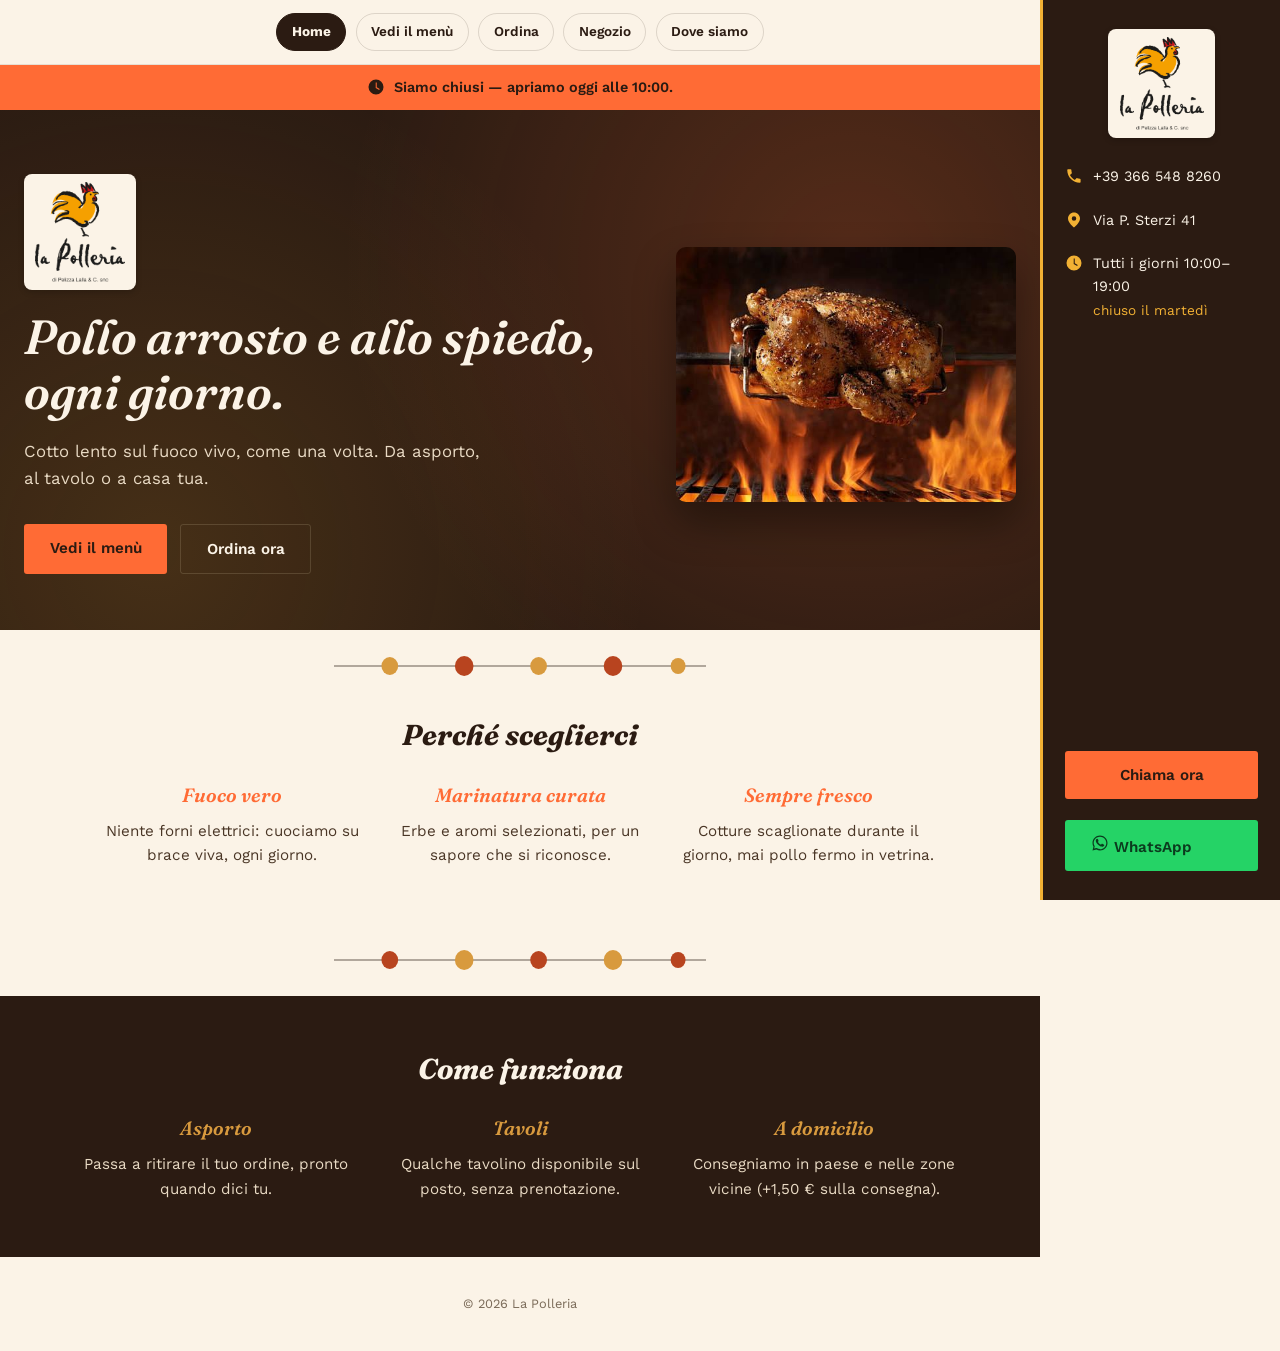
<file: index.html>
<!DOCTYPE html>
<html lang="it">
<head>
  <meta charset="UTF-8">
  <meta name="viewport" content="width=device-width, initial-scale=1.0">
  <title>La Polleria — Pollo arrosto e allo spiedo</title>
  <link rel="icon" href="images/logo.png">

  <meta property="og:title" content="La Polleria — Pollo arrosto e allo spiedo">
  <meta property="og:description" content="Pollo arrosto e allo spiedo cotto sul fuoco vivo. Asporto, tavoli senza prenotazione e consegna a domicilio. Via P. Sterzi 41.">
  <meta property="og:image" content="images/pollo-spiedo.jpeg">
  <meta property="og:type" content="website">
  <meta name="twitter:card" content="summary_large_image">
  <link rel="preconnect" href="https://fonts.googleapis.com">
  <link rel="preconnect" href="https://fonts.gstatic.com" crossorigin>
  <link href="https://fonts.googleapis.com/css2?family=Fraunces:ital,wght@0,600;0,700;1,600&family=Work+Sans:wght@400;500;600&display=swap" rel="stylesheet">
  <link rel="stylesheet" href="style.css">
</head>
<body>
  <!-- Barra contatti sempre visibile -->
  <aside class="info-bar">
    <div class="logo-badge">
      <img src="images/logo.png" alt="La Polleria" class="info-logo">
    </div>

    <a href="tel:+393665488260" class="info-item">
      <svg viewBox="0 0 24 24" class="info-icon"><path d="M6.6 10.8c1.4 2.8 3.7 5.1 6.5 6.5l2.2-2.2c.3-.3.7-.4 1-.2 1.1.4 2.3.6 3.5.6.6 0 1 .4 1 1V20c0 .6-.4 1-1 1C10.6 21 3 13.4 3 4c0-.6.4-1 1-1h3.5c.6 0 1 .4 1 1 0 1.2.2 2.4.6 3.5.1.3 0 .7-.2 1z"/></svg>
      <span>+39 366 548 8260</span>
    </a>

    <div class="info-item">
      <svg viewBox="0 0 24 24" class="info-icon"><path d="M12 2C7.6 2 4 5.6 4 10c0 6 8 12 8 12s8-6 8-12c0-4.4-3.6-8-8-8zm0 11a3 3 0 110-6 3 3 0 010 6z"/></svg>
      <span>Via P. Sterzi 41</span>
    </div>

    <div class="info-item info-hours">
      <svg viewBox="0 0 24 24" class="info-icon"><path d="M12 2a10 10 0 100 20 10 10 0 000-20zm1 10.4l4 2.4-.8 1.3-4.6-2.8V6h1.4v6.4z"/></svg>
      <span>Tutti i giorni 10:00&ndash;19:00<br><em>chiuso il martedì</em></span>
    </div>

    <a href="tel:+393665488260" class="btn btn-primary info-cta">Chiama ora</a>
    <a href="https://wa.me/393665488260" target="_blank" rel="noopener" class="btn btn-whatsapp">
      <svg viewBox="0 0 24 24" class="info-icon whatsapp-icon"><path d="M12 2C6.5 2 2 6.5 2 12c0 1.8.5 3.5 1.3 5L2 22l5.2-1.3c1.5.8 3.1 1.3 4.8 1.3 5.5 0 10-4.5 10-10S17.5 2 12 2zm0 18c-1.6 0-3.1-.4-4.4-1.2l-.3-.2-3.1.8.8-3-.2-.3C4 14.7 3.6 13.4 3.6 12c0-4.6 3.8-8.4 8.4-8.4s8.4 3.8 8.4 8.4-3.8 8.4-8.4 8.4zm4.6-6.3c-.3-.1-1.5-.7-1.7-.8-.2-.1-.4-.1-.6.1-.2.3-.6.8-.8 1-.1.2-.3.2-.5.1-.3-.1-1.2-.4-2.2-1.4-.8-.7-1.4-1.6-1.5-1.9-.2-.3 0-.4.1-.6.1-.1.3-.3.4-.5.1-.1.2-.3.2-.4.1-.2 0-.3 0-.5-.1-.1-.6-1.4-.8-1.9-.2-.5-.4-.4-.6-.4h-.5c-.2 0-.5.1-.7.3-.2.3-1 1-1 2.3s1 2.7 1.1 2.9c.1.2 2 3 4.8 4.2.7.3 1.2.5 1.6.6.7.2 1.3.2 1.8.1.5-.1 1.5-.6 1.8-1.2.2-.6.2-1.1.1-1.2-.1-.1-.2-.2-.5-.3z"/></svg>
      <span>WhatsApp</span>
    </a>
  </aside>

  <nav class="site-nav">
    <a href="index.html" class="is-current">Home</a>
    <a href="menu.html">Vedi il menù</a>
    <a href="ordina.html">Ordina</a>
    <a href="negozio.html">Negozio</a>
    <a href="contatti.html">Dove siamo</a>
  </nav>

  <div class="page">

    <div id="closed-banner" class="closed-banner" hidden>
      <svg viewBox="0 0 24 24" class="closed-icon"><path d="M12 2a10 10 0 100 20 10 10 0 000-20zm1 10.4l4 2.4-.8 1.3-4.6-2.8V6h1.4v6.4z"/></svg>
      <span>Oggi siamo chiusi &mdash; riapriamo domani alle 10:00.</span>
    </div>

    <header class="hero">
      <div class="hero-inner">
        <div class="hero-text">
          <div class="logo-badge logo-badge-hero">
            <img src="images/logo.png" alt="La Polleria" class="hero-logo">
          </div>
          <h1>Pollo arrosto e allo spiedo,<br>ogni giorno.</h1>
          <p class="hero-sub">Cotto lento sul fuoco vivo, come una volta. Da asporto, al tavolo o a casa tua.</p>
          <div class="hero-actions">
            <a href="menu.html" class="btn btn-primary">Vedi il menù</a>
            <a href="ordina.html" class="btn btn-ghost">Ordina ora</a>
          </div>
        </div>
        <div class="hero-photo">
          <img src="images/pollo-spiedo.jpeg" alt="Pollo allo spiedo sulla brace">
        </div>
      </div>
    </header>

    <div class="skewer-divider" aria-hidden="true">
      <svg viewBox="0 0 400 24" preserveAspectRatio="none">
        <line x1="0" y1="12" x2="400" y2="12" class="skewer-rod"></line>
        <circle cx="60" cy="12" r="9" class="skewer-piece piece-a"></circle>
        <circle cx="140" cy="12" r="10" class="skewer-piece piece-b"></circle>
        <circle cx="220" cy="12" r="9" class="skewer-piece piece-a"></circle>
        <circle cx="300" cy="12" r="10" class="skewer-piece piece-b"></circle>
        <circle cx="370" cy="12" r="8" class="skewer-piece piece-a"></circle>
      </svg>
    </div>

    <main>

      <section class="section reveal">
        <h2>Perché sceglierci</h2>
        <div class="features features-light">
          <div class="feature">
            <span class="feature-mark">Fuoco vero</span>
            <p>Niente forni elettrici: cuociamo su brace viva, ogni giorno.</p>
          </div>
          <div class="feature">
            <span class="feature-mark">Marinatura curata</span>
            <p>Erbe e aromi selezionati, per un sapore che si riconosce.</p>
          </div>
          <div class="feature">
            <span class="feature-mark">Sempre fresco</span>
            <p>Cotture scaglionate durante il giorno, mai pollo fermo in vetrina.</p>
          </div>
        </div>
      </section>

      <div class="skewer-divider" aria-hidden="true">
        <svg viewBox="0 0 400 24" preserveAspectRatio="none">
          <line x1="0" y1="12" x2="400" y2="12" class="skewer-rod"></line>
          <circle cx="60" cy="12" r="9" class="skewer-piece piece-b"></circle>
          <circle cx="140" cy="12" r="10" class="skewer-piece piece-a"></circle>
          <circle cx="220" cy="12" r="9" class="skewer-piece piece-b"></circle>
          <circle cx="300" cy="12" r="10" class="skewer-piece piece-a"></circle>
          <circle cx="370" cy="12" r="8" class="skewer-piece piece-b"></circle>
        </svg>
      </div>

      <section id="servizi" class="section section-dark reveal">
        <h2>Come funziona</h2>
        <div class="features">
          <div class="feature">
            <span class="feature-mark">Asporto</span>
            <p>Passa a ritirare il tuo ordine, pronto quando dici tu.</p>
          </div>
          <div class="feature">
            <span class="feature-mark">Tavoli</span>
            <p>Qualche tavolino disponibile sul posto, senza prenotazione.</p>
          </div>
          <div class="feature">
            <span class="feature-mark">A domicilio</span>
            <p>Consegniamo in paese e nelle zone vicine (+1,50 € sulla consegna).</p>
          </div>
        </div>
      </section>

    <footer>
      <p>&copy; 2026 La Polleria</p>
    </footer>

  </div>
  <button id="back-to-top" class="back-to-top" aria-label="Torna su" hidden>&uarr;</button>

  <script src="cart.js"></script>
  <script src="script.js"></script>
  <script src="animations.js"></script>

</body>
</html>
</file>
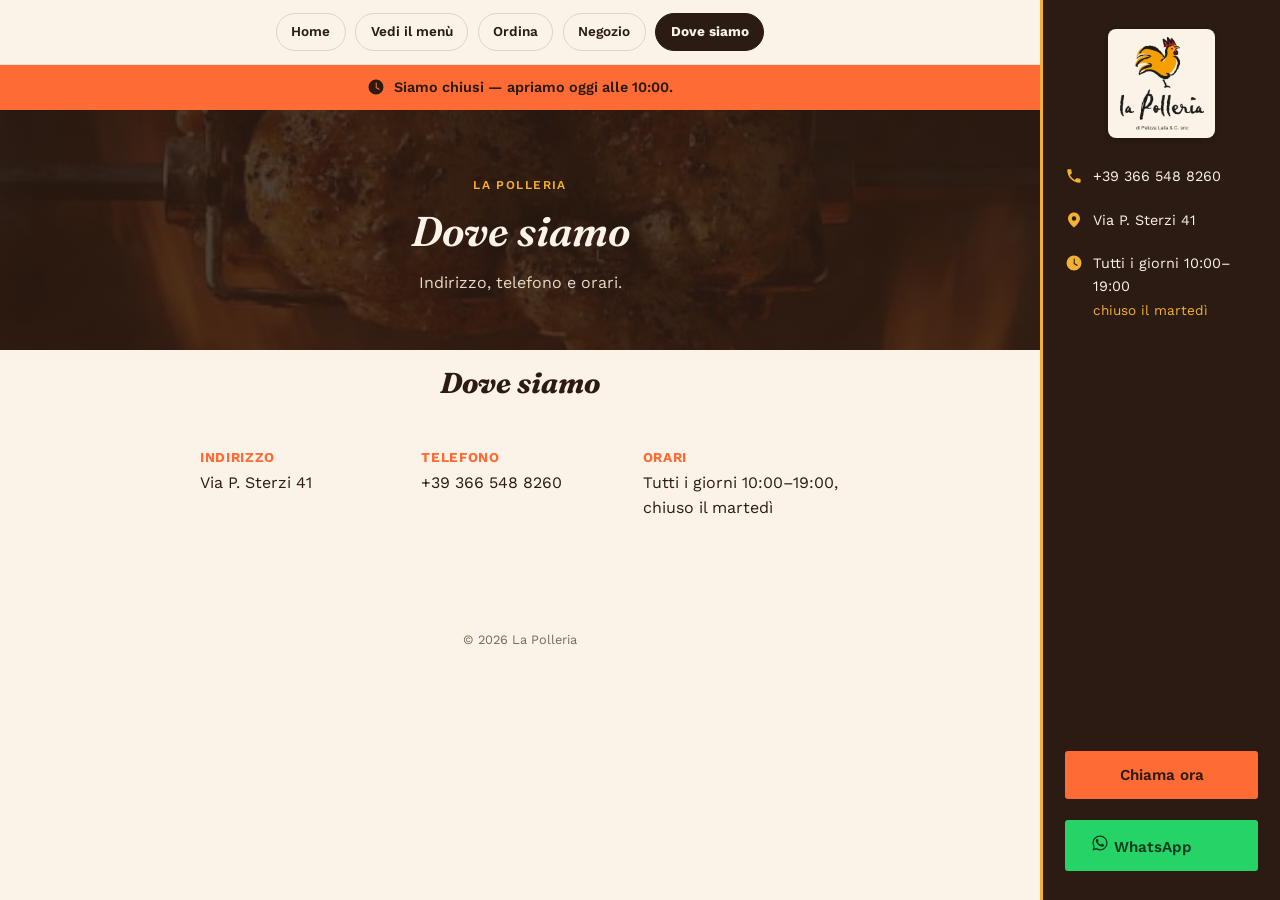
<file: contatti.html>
<!DOCTYPE html>
<html lang="it">
<head>
  <meta charset="UTF-8">
  <meta name="viewport" content="width=device-width, initial-scale=1.0">
  <title>Dove siamo — La Polleria</title>
  <link rel="icon" href="images/logo.png">

  <meta property="og:title" content="Dove siamo — La Polleria">
  <meta property="og:description" content="Indirizzo, telefono e orari de La Polleria — Via P. Sterzi 41.">
  <meta property="og:image" content="images/pollo-spiedo.jpeg">
  <meta property="og:type" content="website">
  <meta name="twitter:card" content="summary_large_image">
  <link rel="preconnect" href="https://fonts.googleapis.com">
  <link rel="preconnect" href="https://fonts.gstatic.com" crossorigin>
  <link href="https://fonts.googleapis.com/css2?family=Fraunces:ital,wght@0,600;0,700;1,600&family=Work+Sans:wght@400;500;600&display=swap" rel="stylesheet">
  <link rel="stylesheet" href="style.css">
</head>
<body>
  <!-- Barra contatti sempre visibile -->
  <aside class="info-bar">
    <div class="logo-badge">
      <img src="images/logo.png" alt="La Polleria" class="info-logo">
    </div>

    <a href="tel:+393665488260" class="info-item">
      <svg viewBox="0 0 24 24" class="info-icon"><path d="M6.6 10.8c1.4 2.8 3.7 5.1 6.5 6.5l2.2-2.2c.3-.3.7-.4 1-.2 1.1.4 2.3.6 3.5.6.6 0 1 .4 1 1V20c0 .6-.4 1-1 1C10.6 21 3 13.4 3 4c0-.6.4-1 1-1h3.5c.6 0 1 .4 1 1 0 1.2.2 2.4.6 3.5.1.3 0 .7-.2 1z"/></svg>
      <span>+39 366 548 8260</span>
    </a>

    <div class="info-item">
      <svg viewBox="0 0 24 24" class="info-icon"><path d="M12 2C7.6 2 4 5.6 4 10c0 6 8 12 8 12s8-6 8-12c0-4.4-3.6-8-8-8zm0 11a3 3 0 110-6 3 3 0 010 6z"/></svg>
      <span>Via P. Sterzi 41</span>
    </div>

    <div class="info-item info-hours">
      <svg viewBox="0 0 24 24" class="info-icon"><path d="M12 2a10 10 0 100 20 10 10 0 000-20zm1 10.4l4 2.4-.8 1.3-4.6-2.8V6h1.4v6.4z"/></svg>
      <span>Tutti i giorni 10:00&ndash;19:00<br><em>chiuso il martedì</em></span>
    </div>

    <a href="tel:+393665488260" class="btn btn-primary info-cta">Chiama ora</a>
    <a href="https://wa.me/393665488260" target="_blank" rel="noopener" class="btn btn-whatsapp">
      <svg viewBox="0 0 24 24" class="info-icon whatsapp-icon"><path d="M12 2C6.5 2 2 6.5 2 12c0 1.8.5 3.5 1.3 5L2 22l5.2-1.3c1.5.8 3.1 1.3 4.8 1.3 5.5 0 10-4.5 10-10S17.5 2 12 2zm0 18c-1.6 0-3.1-.4-4.4-1.2l-.3-.2-3.1.8.8-3-.2-.3C4 14.7 3.6 13.4 3.6 12c0-4.6 3.8-8.4 8.4-8.4s8.4 3.8 8.4 8.4-3.8 8.4-8.4 8.4zm4.6-6.3c-.3-.1-1.5-.7-1.7-.8-.2-.1-.4-.1-.6.1-.2.3-.6.8-.8 1-.1.2-.3.2-.5.1-.3-.1-1.2-.4-2.2-1.4-.8-.7-1.4-1.6-1.5-1.9-.2-.3 0-.4.1-.6.1-.1.3-.3.4-.5.1-.1.2-.3.2-.4.1-.2 0-.3 0-.5-.1-.1-.6-1.4-.8-1.9-.2-.5-.4-.4-.6-.4h-.5c-.2 0-.5.1-.7.3-.2.3-1 1-1 2.3s1 2.7 1.1 2.9c.1.2 2 3 4.8 4.2.7.3 1.2.5 1.6.6.7.2 1.3.2 1.8.1.5-.1 1.5-.6 1.8-1.2.2-.6.2-1.1.1-1.2-.1-.1-.2-.2-.5-.3z"/></svg>
      <span>WhatsApp</span>
    </a>
  </aside>

  <nav class="site-nav">
    <a href="index.html">Home</a>
    <a href="menu.html">Vedi il menù</a>
    <a href="ordina.html">Ordina</a>
    <a href="negozio.html">Negozio</a>
    <a href="contatti.html" class="is-current">Dove siamo</a>
  </nav>

  <div class="page">

    <div id="closed-banner" class="closed-banner" hidden>
      <svg viewBox="0 0 24 24" class="closed-icon"><path d="M12 2a10 10 0 100 20 10 10 0 000-20zm1 10.4l4 2.4-.8 1.3-4.6-2.8V6h1.4v6.4z"/></svg>
      <span>Oggi siamo chiusi &mdash; riapriamo domani alle 10:00.</span>
    </div>

    <header class="page-header" style="background-image: linear-gradient(rgba(43,27,18,.84), rgba(43,27,18,.84)), url('images/pollo-spiedo.jpeg');">
      <div class="page-header-inner">
        <p class="eyebrow">La Polleria</p>
        <h1>Dove siamo</h1>
        <p class="page-header-sub">Indirizzo, telefono e orari.</p>
      </div>
    </header>

    <main>

      <section id="contatti" class="section reveal">
        <h2>Dove siamo</h2>
        <div class="contatti-grid">
          <p><strong>Indirizzo</strong><br>Via P. Sterzi 41</p>
          <p><strong>Telefono</strong><br><a href="tel:+393665488260">+39 366 548 8260</a></p>
          <p><strong>Orari</strong><br>Tutti i giorni 10:00&ndash;19:00, chiuso il martedì</p>
        </div>
      </section>

    </main>
    <footer>
      <p>&copy; 2026 La Polleria</p>
    </footer>

  </div>
  <button id="back-to-top" class="back-to-top" aria-label="Torna su" hidden>&uarr;</button>

  <script src="cart.js"></script>
  <script src="script.js"></script>
  <script src="animations.js"></script>

</body>
</html>
</file>
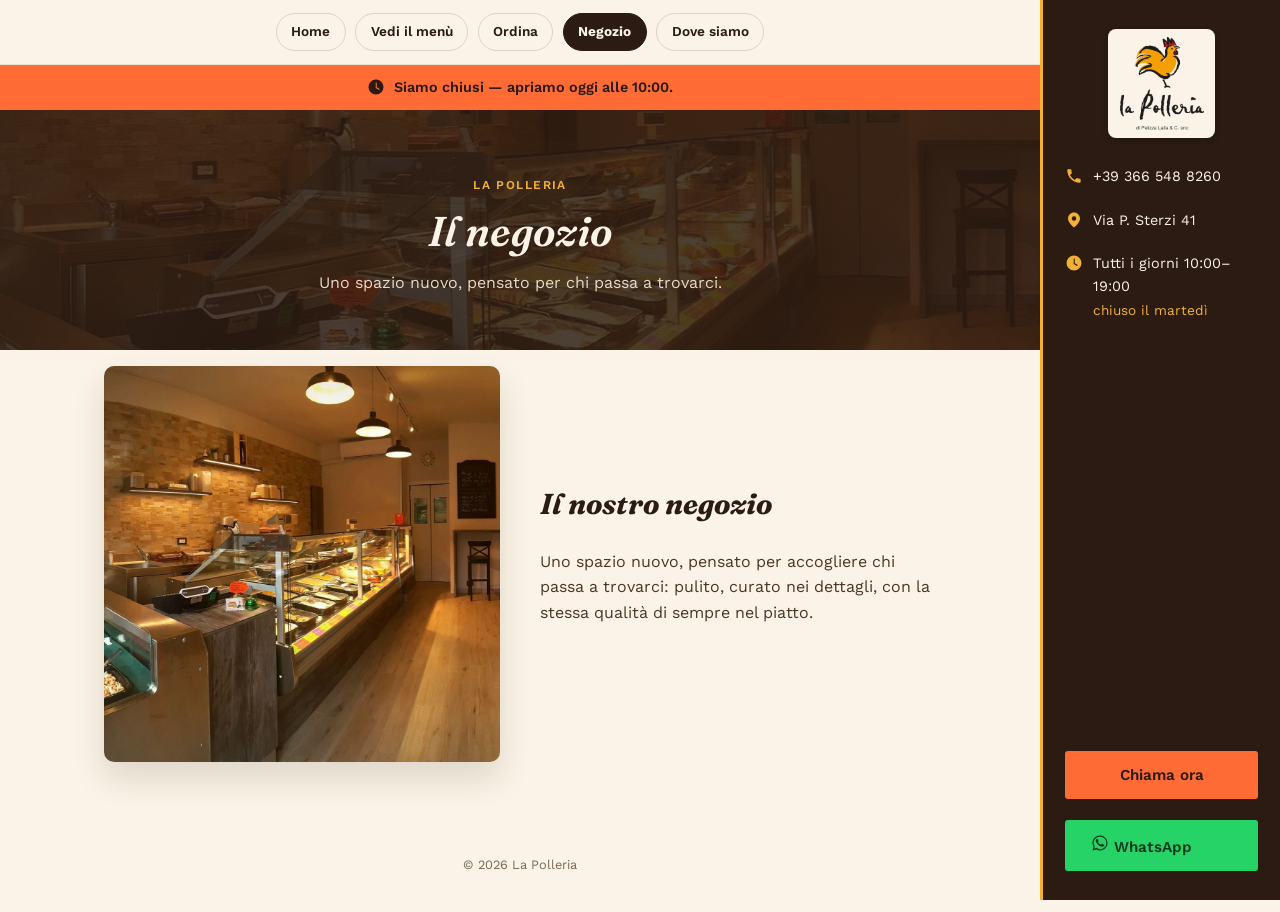
<file: negozio.html>
<!DOCTYPE html>
<html lang="it">
<head>
  <meta charset="UTF-8">
  <meta name="viewport" content="width=device-width, initial-scale=1.0">
  <title>Il negozio — La Polleria</title>
  <link rel="icon" href="images/logo.png">

  <meta property="og:title" content="Il negozio — La Polleria">
  <meta property="og:description" content="Scopri il negozio de La Polleria in Via P. Sterzi 41.">
  <meta property="og:image" content="images/pollo-spiedo.jpeg">
  <meta property="og:type" content="website">
  <meta name="twitter:card" content="summary_large_image">
  <link rel="preconnect" href="https://fonts.googleapis.com">
  <link rel="preconnect" href="https://fonts.gstatic.com" crossorigin>
  <link href="https://fonts.googleapis.com/css2?family=Fraunces:ital,wght@0,600;0,700;1,600&family=Work+Sans:wght@400;500;600&display=swap" rel="stylesheet">
  <link rel="stylesheet" href="style.css">
</head>
<body>
  <!-- Barra contatti sempre visibile -->
  <aside class="info-bar">
    <div class="logo-badge">
      <img src="images/logo.png" alt="La Polleria" class="info-logo">
    </div>

    <a href="tel:+393665488260" class="info-item">
      <svg viewBox="0 0 24 24" class="info-icon"><path d="M6.6 10.8c1.4 2.8 3.7 5.1 6.5 6.5l2.2-2.2c.3-.3.7-.4 1-.2 1.1.4 2.3.6 3.5.6.6 0 1 .4 1 1V20c0 .6-.4 1-1 1C10.6 21 3 13.4 3 4c0-.6.4-1 1-1h3.5c.6 0 1 .4 1 1 0 1.2.2 2.4.6 3.5.1.3 0 .7-.2 1z"/></svg>
      <span>+39 366 548 8260</span>
    </a>

    <div class="info-item">
      <svg viewBox="0 0 24 24" class="info-icon"><path d="M12 2C7.6 2 4 5.6 4 10c0 6 8 12 8 12s8-6 8-12c0-4.4-3.6-8-8-8zm0 11a3 3 0 110-6 3 3 0 010 6z"/></svg>
      <span>Via P. Sterzi 41</span>
    </div>

    <div class="info-item info-hours">
      <svg viewBox="0 0 24 24" class="info-icon"><path d="M12 2a10 10 0 100 20 10 10 0 000-20zm1 10.4l4 2.4-.8 1.3-4.6-2.8V6h1.4v6.4z"/></svg>
      <span>Tutti i giorni 10:00&ndash;19:00<br><em>chiuso il martedì</em></span>
    </div>

    <a href="tel:+393665488260" class="btn btn-primary info-cta">Chiama ora</a>
    <a href="https://wa.me/393665488260" target="_blank" rel="noopener" class="btn btn-whatsapp">
      <svg viewBox="0 0 24 24" class="info-icon whatsapp-icon"><path d="M12 2C6.5 2 2 6.5 2 12c0 1.8.5 3.5 1.3 5L2 22l5.2-1.3c1.5.8 3.1 1.3 4.8 1.3 5.5 0 10-4.5 10-10S17.5 2 12 2zm0 18c-1.6 0-3.1-.4-4.4-1.2l-.3-.2-3.1.8.8-3-.2-.3C4 14.7 3.6 13.4 3.6 12c0-4.6 3.8-8.4 8.4-8.4s8.4 3.8 8.4 8.4-3.8 8.4-8.4 8.4zm4.6-6.3c-.3-.1-1.5-.7-1.7-.8-.2-.1-.4-.1-.6.1-.2.3-.6.8-.8 1-.1.2-.3.2-.5.1-.3-.1-1.2-.4-2.2-1.4-.8-.7-1.4-1.6-1.5-1.9-.2-.3 0-.4.1-.6.1-.1.3-.3.4-.5.1-.1.2-.3.2-.4.1-.2 0-.3 0-.5-.1-.1-.6-1.4-.8-1.9-.2-.5-.4-.4-.6-.4h-.5c-.2 0-.5.1-.7.3-.2.3-1 1-1 2.3s1 2.7 1.1 2.9c.1.2 2 3 4.8 4.2.7.3 1.2.5 1.6.6.7.2 1.3.2 1.8.1.5-.1 1.5-.6 1.8-1.2.2-.6.2-1.1.1-1.2-.1-.1-.2-.2-.5-.3z"/></svg>
      <span>WhatsApp</span>
    </a>
  </aside>

  <nav class="site-nav">
    <a href="index.html">Home</a>
    <a href="menu.html">Vedi il menù</a>
    <a href="ordina.html">Ordina</a>
    <a href="negozio.html" class="is-current">Negozio</a>
    <a href="contatti.html">Dove siamo</a>
  </nav>

  <div class="page">

    <div id="closed-banner" class="closed-banner" hidden>
      <svg viewBox="0 0 24 24" class="closed-icon"><path d="M12 2a10 10 0 100 20 10 10 0 000-20zm1 10.4l4 2.4-.8 1.3-4.6-2.8V6h1.4v6.4z"/></svg>
      <span>Oggi siamo chiusi &mdash; riapriamo domani alle 10:00.</span>
    </div>

    <header class="page-header" style="background-image: linear-gradient(rgba(43,27,18,.84), rgba(43,27,18,.84)), url('images/negozio.jpg');">
      <div class="page-header-inner">
        <p class="eyebrow">La Polleria</p>
        <h1>Il negozio</h1>
        <p class="page-header-sub">Uno spazio nuovo, pensato per chi passa a trovarci.</p>
      </div>
    </header>

    <main>

      <section id="negozio" class="section negozio reveal">
        <div class="negozio-grid">
          <img src="images/negozio.jpg" alt="Interno del negozio La Polleria" class="negozio-photo">
          <div class="negozio-text">
            <h2>Il nostro negozio</h2>
            <p>Uno spazio nuovo, pensato per accogliere chi passa a trovarci: pulito, curato nei dettagli, con la stessa qualità di sempre nel piatto.</p>
          </div>
        </div>
      </section>

    </main>
    <footer>
      <p>&copy; 2026 La Polleria</p>
    </footer>

  </div>
  <button id="back-to-top" class="back-to-top" aria-label="Torna su" hidden>&uarr;</button>

  <script src="cart.js"></script>
  <script src="script.js"></script>
  <script src="animations.js"></script>

</body>
</html>
</file>
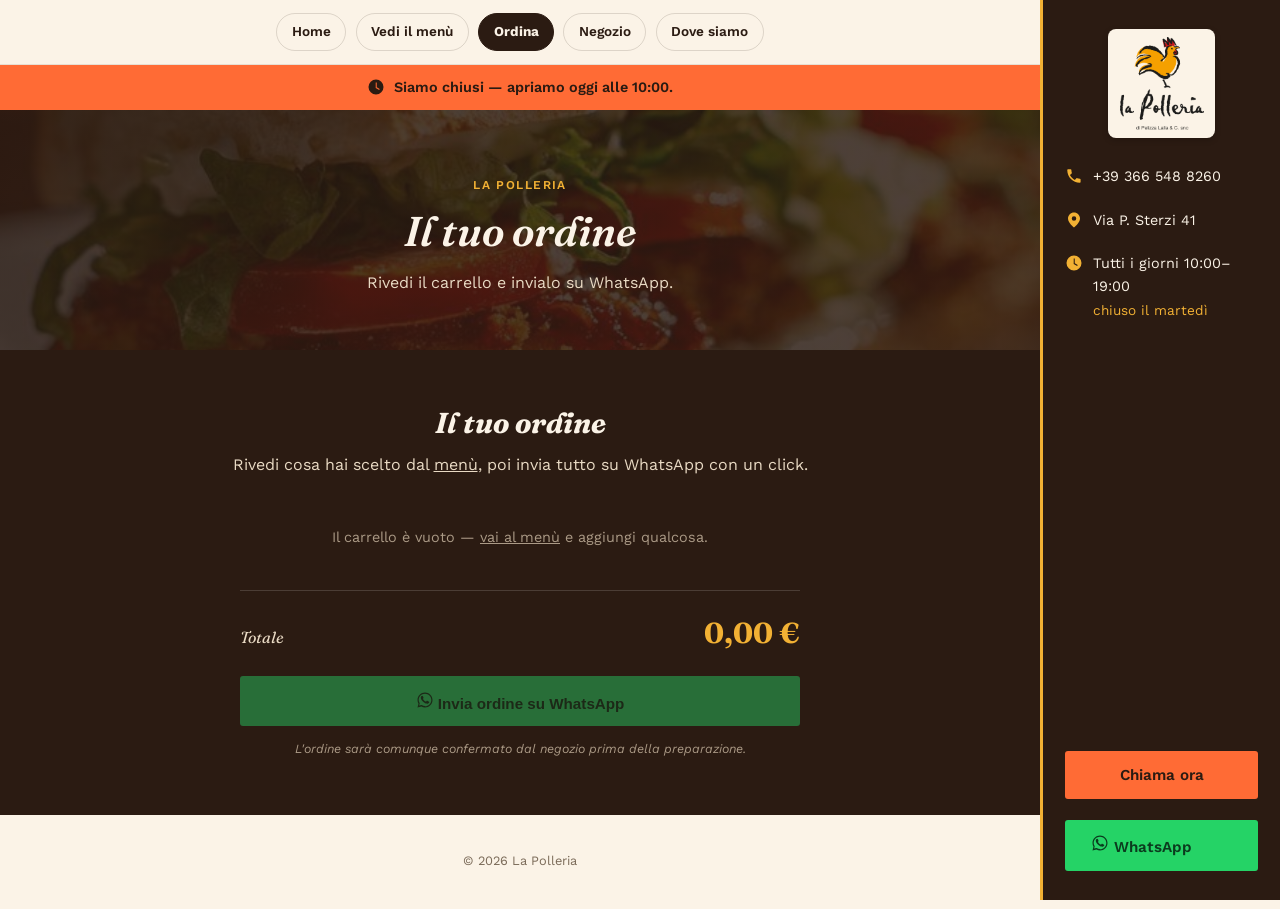
<file: ordina.html>
<!DOCTYPE html>
<html lang="it">
<head>
  <meta charset="UTF-8">
  <meta name="viewport" content="width=device-width, initial-scale=1.0">
  <title>Il tuo ordine — La Polleria</title>
  <link rel="icon" href="images/logo.png">

  <meta property="og:title" content="Il tuo ordine — La Polleria">
  <meta property="og:description" content="Rivedi il tuo ordine e invialo su WhatsApp a La Polleria.">
  <meta property="og:image" content="images/pollo-spiedo.jpeg">
  <meta property="og:type" content="website">
  <meta name="twitter:card" content="summary_large_image">
  <link rel="preconnect" href="https://fonts.googleapis.com">
  <link rel="preconnect" href="https://fonts.gstatic.com" crossorigin>
  <link href="https://fonts.googleapis.com/css2?family=Fraunces:ital,wght@0,600;0,700;1,600&family=Work+Sans:wght@400;500;600&display=swap" rel="stylesheet">
  <link rel="stylesheet" href="style.css">
</head>
<body>
  <!-- Barra contatti sempre visibile -->
  <aside class="info-bar">
    <div class="logo-badge">
      <img src="images/logo.png" alt="La Polleria" class="info-logo">
    </div>

    <a href="tel:+393665488260" class="info-item">
      <svg viewBox="0 0 24 24" class="info-icon"><path d="M6.6 10.8c1.4 2.8 3.7 5.1 6.5 6.5l2.2-2.2c.3-.3.7-.4 1-.2 1.1.4 2.3.6 3.5.6.6 0 1 .4 1 1V20c0 .6-.4 1-1 1C10.6 21 3 13.4 3 4c0-.6.4-1 1-1h3.5c.6 0 1 .4 1 1 0 1.2.2 2.4.6 3.5.1.3 0 .7-.2 1z"/></svg>
      <span>+39 366 548 8260</span>
    </a>

    <div class="info-item">
      <svg viewBox="0 0 24 24" class="info-icon"><path d="M12 2C7.6 2 4 5.6 4 10c0 6 8 12 8 12s8-6 8-12c0-4.4-3.6-8-8-8zm0 11a3 3 0 110-6 3 3 0 010 6z"/></svg>
      <span>Via P. Sterzi 41</span>
    </div>

    <div class="info-item info-hours">
      <svg viewBox="0 0 24 24" class="info-icon"><path d="M12 2a10 10 0 100 20 10 10 0 000-20zm1 10.4l4 2.4-.8 1.3-4.6-2.8V6h1.4v6.4z"/></svg>
      <span>Tutti i giorni 10:00&ndash;19:00<br><em>chiuso il martedì</em></span>
    </div>

    <a href="tel:+393665488260" class="btn btn-primary info-cta">Chiama ora</a>
    <a href="https://wa.me/393665488260" target="_blank" rel="noopener" class="btn btn-whatsapp">
      <svg viewBox="0 0 24 24" class="info-icon whatsapp-icon"><path d="M12 2C6.5 2 2 6.5 2 12c0 1.8.5 3.5 1.3 5L2 22l5.2-1.3c1.5.8 3.1 1.3 4.8 1.3 5.5 0 10-4.5 10-10S17.5 2 12 2zm0 18c-1.6 0-3.1-.4-4.4-1.2l-.3-.2-3.1.8.8-3-.2-.3C4 14.7 3.6 13.4 3.6 12c0-4.6 3.8-8.4 8.4-8.4s8.4 3.8 8.4 8.4-3.8 8.4-8.4 8.4zm4.6-6.3c-.3-.1-1.5-.7-1.7-.8-.2-.1-.4-.1-.6.1-.2.3-.6.8-.8 1-.1.2-.3.2-.5.1-.3-.1-1.2-.4-2.2-1.4-.8-.7-1.4-1.6-1.5-1.9-.2-.3 0-.4.1-.6.1-.1.3-.3.4-.5.1-.1.2-.3.2-.4.1-.2 0-.3 0-.5-.1-.1-.6-1.4-.8-1.9-.2-.5-.4-.4-.6-.4h-.5c-.2 0-.5.1-.7.3-.2.3-1 1-1 2.3s1 2.7 1.1 2.9c.1.2 2 3 4.8 4.2.7.3 1.2.5 1.6.6.7.2 1.3.2 1.8.1.5-.1 1.5-.6 1.8-1.2.2-.6.2-1.1.1-1.2-.1-.1-.2-.2-.5-.3z"/></svg>
      <span>WhatsApp</span>
    </a>
  </aside>

  <nav class="site-nav">
    <a href="index.html">Home</a>
    <a href="menu.html">Vedi il menù</a>
    <a href="ordina.html" class="is-current">Ordina</a>
    <a href="negozio.html">Negozio</a>
    <a href="contatti.html">Dove siamo</a>
  </nav>

  <div class="page">

    <div id="closed-banner" class="closed-banner" hidden>
      <svg viewBox="0 0 24 24" class="closed-icon"><path d="M12 2a10 10 0 100 20 10 10 0 000-20zm1 10.4l4 2.4-.8 1.3-4.6-2.8V6h1.4v6.4z"/></svg>
      <span>Oggi siamo chiusi &mdash; riapriamo domani alle 10:00.</span>
    </div>

    <header class="page-header" style="background-image: linear-gradient(rgba(43,27,18,.84), rgba(43,27,18,.84)), url('images/menu-panino-american.jpg');">
      <div class="page-header-inner">
        <p class="eyebrow">La Polleria</p>
        <h1>Il tuo ordine</h1>
        <p class="page-header-sub">Rivedi il carrello e invialo su WhatsApp.</p>
      </div>
    </header>

    <main>

      <section id="ordine" class="section section-dark reveal">
        <h2>Il tuo ordine</h2>
        <p class="componi-intro">Rivedi cosa hai scelto dal <a href="menu.html">menù</a>, poi invia tutto su WhatsApp con un click.</p>

        <div id="cart-empty" class="cart-empty">Il carrello è vuoto — <a href="menu.html">vai al menù</a> e aggiungi qualcosa.</div>

        <div id="cart-list" class="cart-list"></div>

        <div id="cart-total-row" class="componi-total" hidden>
          <span>Totale</span>
          <span id="cart-total-value">0,00 €</span>
        </div>

        <button id="cart-submit" class="btn btn-whatsapp componi-submit" disabled>
          <svg viewBox="0 0 24 24" class="info-icon whatsapp-icon"><path d="M12 2C6.5 2 2 6.5 2 12c0 1.8.5 3.5 1.3 5L2 22l5.2-1.3c1.5.8 3.1 1.3 4.8 1.3 5.5 0 10-4.5 10-10S17.5 2 12 2zm0 18c-1.6 0-3.1-.4-4.4-1.2l-.3-.2-3.1.8.8-3-.2-.3C4 14.7 3.6 13.4 3.6 12c0-4.6 3.8-8.4 8.4-8.4s8.4 3.8 8.4 8.4-3.8 8.4-8.4 8.4zm4.6-6.3c-.3-.1-1.5-.7-1.7-.8-.2-.1-.4-.1-.6.1-.2.3-.6.8-.8 1-.1.2-.3.2-.5.1-.3-.1-1.2-.4-2.2-1.4-.8-.7-1.4-1.6-1.5-1.9-.2-.3 0-.4.1-.6.1-.1.3-.3.4-.5.1-.1.2-.3.2-.4.1-.2 0-.3 0-.5-.1-.1-.6-1.4-.8-1.9-.2-.5-.4-.4-.6-.4h-.5c-.2 0-.5.1-.7.3-.2.3-1 1-1 2.3s1 2.7 1.1 2.9c.1.2 2 3 4.8 4.2.7.3 1.2.5 1.6.6.7.2 1.3.2 1.8.1.5-.1 1.5-.6 1.8-1.2.2-.6.2-1.1.1-1.2-.1-.1-.2-.2-.5-.3z"/></svg>
          <span>Invia ordine su WhatsApp</span>
        </button>
        <p class="cart-confirm-note">L'ordine sarà comunque confermato dal negozio prima della preparazione.</p>
      </section>

    </main>
    <footer>
      <p>&copy; 2026 La Polleria</p>
    </footer>

  </div>
  <button id="back-to-top" class="back-to-top" aria-label="Torna su" hidden>&uarr;</button>

  <script src="cart.js"></script>
  <script src="script.js"></script>
  <script src="ordina.js"></script>
  <script src="animations.js"></script>

</body>
</html>
</file>
<file: style.css>
:root {
  --char: #2B1B12;
  --ember: #B8441F;
  --ember-bright: #FF6B35;
  --gold: #D89A3E;
  --gold-bright: #F2B134;
  --cream: #FBF3E7;
  --herb: #6B7A45;
  --bar-width: 240px;

  --display: "Fraunces", serif;
  --body: "Work Sans", sans-serif;
}

* { box-sizing: border-box; }

body {
  margin: 0;
  font-family: var(--body);
  color: var(--char);
  background: var(--cream);
  line-height: 1.6;
}

h1, h2, h3 {
  font-family: var(--display);
  margin: 0 0 0.4em;
  line-height: 1.15;
}

a { color: inherit; }

img { max-width: 100%; display: block; }

/* ---- Barra contatti fissa ---- */

.info-bar {
  position: fixed;
  top: 0;
  right: 0;
  width: var(--bar-width);
  height: 100vh;
  background: var(--char);
  color: var(--cream);
  padding: 1.8rem 1.4rem;
  display: flex;
  flex-direction: column;
  gap: 1.3rem;
  border-left: 3px solid var(--gold-bright);
  z-index: 100;
  overflow-y: auto;
}

.logo-badge {
  background: var(--cream);
  border-radius: 8px;
  padding: 0.5rem 0.7rem;
  margin: 0 auto 0.4rem;
  width: fit-content;
  box-shadow: 0 2px 6px #00000033;
}

.info-logo {
  width: 84px;
  display: block;
}

.info-item {
  display: flex;
  align-items: flex-start;
  gap: 0.6rem;
  font-size: 0.9rem;
  text-decoration: none;
  color: var(--cream);
}

.info-icon {
  width: 18px;
  height: 18px;
  flex: none;
  fill: var(--gold-bright);
  margin-top: 2px;
}

.info-hours em { font-style: normal; color: var(--gold-bright); font-size: 0.85rem; }

.info-cta {
  margin-top: auto;
  text-align: center;
}

.btn-whatsapp {
  display: flex;
  align-items: center;
  justify-content: center;
  gap: 0.5rem;
  background: #25D366;
  color: #0b3b1e;
  text-decoration: none;
  font-weight: 600;
  font-size: 0.9rem;
}

.whatsapp-icon { fill: #0b3b1e; width: 18px; height: 18px; }

@media (max-width: 860px) {
  .btn-whatsapp { padding: 0.5rem 0.9rem; font-size: 0.85rem; }
}

.page { margin-right: var(--bar-width); }

@media (max-width: 860px) {
  .info-bar {
    position: sticky;
    top: 0;
    width: 100%;
    height: auto;
    flex-direction: row;
    flex-wrap: wrap;
    align-items: center;
    justify-content: center;
    gap: 0.9rem 1.4rem;
    padding: 0.7rem 1rem;
    border-left: none;
    border-bottom: 3px solid var(--gold-bright);
  }
  .info-logo { width: 40px; margin: 0; }
  .info-item { font-size: 0.78rem; }
  .info-icon { width: 15px; height: 15px; }
  .info-cta { margin: 0; padding: 0.5rem 1rem; font-size: 0.85rem; }
  .page { margin-right: 0; }
}

/* ---- Banner chiuso ---- */

.closed-banner {
  display: flex;
  align-items: center;
  justify-content: center;
  gap: 0.6rem;
  background: var(--ember-bright);
  color: var(--char);
  font-weight: 600;
  font-size: 0.9rem;
  text-align: center;
  padding: 0.7rem 1rem;
}

.closed-icon {
  width: 18px;
  height: 18px;
  fill: var(--char);
  flex: none;
}

/* ---- Hero ---- */

.hero {
  background:
    radial-gradient(circle at 82% 30%, #ff6b3533 0%, transparent 55%),
    radial-gradient(circle at 15% 85%, #f2b13422 0%, transparent 50%),
    var(--char);
  color: var(--cream);
  padding: 4rem 1.5rem 3.5rem;
}

.hero-inner {
  max-width: 1000px;
  margin: 0 auto;
  display: flex;
  align-items: center;
  gap: 2.5rem;
  text-align: left;
}

.hero-text { flex: 1 1 420px; min-width: 0; }

.hero-logo {
  width: 90px;
  display: block;
}

.logo-badge-hero {
  margin: 0 0 1.2rem;
}

/* ---- Navigazione a sezioni ---- */

.site-nav {
  position: sticky;
  top: 0;
  z-index: 90;
  display: flex;
  flex-wrap: wrap;
  gap: 0.6rem;
  justify-content: center;
  padding: 0.8rem 1rem;
  background: var(--cream);
  border-bottom: 1px solid #2b1b1218;
  margin-right: var(--bar-width);
}

.site-nav a {
  text-decoration: none;
  color: var(--char);
  font-size: 0.85rem;
  font-weight: 600;
  padding: 0.45rem 0.9rem;
  border-radius: 999px;
  border: 1px solid #2b1b1225;
  white-space: nowrap;
}

.site-nav a:hover {
  background: var(--ember-bright);
  border-color: var(--ember-bright);
  color: var(--char);
}

.site-nav a.is-current {
  background: var(--char);
  border-color: var(--char);
  color: var(--cream);
  font-weight: 700;
}

@media (max-width: 860px) {
  .site-nav {
    margin-right: 0;
    overflow-x: auto;
    justify-content: flex-start;
    gap: 0.5rem;
  }
  .site-nav a { font-size: 0.78rem; padding: 0.4rem 0.75rem; }
}

.hero-photo {
  flex: 0 0 340px;
  max-width: 340px;
}

.hero-photo img {
  border-radius: 10px;
  box-shadow: 0 20px 40px #00000066;
}

.hero h1 {
  font-size: clamp(1.9rem, 4.5vw, 3rem);
  font-style: italic;
  font-weight: 600;
}

.hero-sub {
  font-size: 1.05rem;
  color: #E9DAC4;
  max-width: 460px;
  margin: 1.2rem 0 2rem;
}

.hero-actions {
  display: flex;
  gap: 0.8rem;
  flex-wrap: wrap;
}

@media (max-width: 720px) {
  .hero-inner { flex-direction: column-reverse; text-align: center; }
  .hero-photo { flex-basis: auto; width: 100%; max-width: 340px; }
  .hero-logo { margin: 0 auto 1.2rem; }
  .hero-actions { justify-content: center; }
}

.btn {
  display: inline-block;
  padding: 0.75rem 1.6rem;
  border-radius: 3px;
  font-weight: 600;
  text-decoration: none;
  font-size: 0.95rem;
  transition: transform 0.15s ease, opacity 0.15s ease;
}

.btn:hover { transform: translateY(-1px); }

.btn-primary {
  background: var(--ember-bright);
  color: var(--char);
}

.btn-primary:hover { opacity: 0.9; }

.btn-ghost {
  border: 1px solid #C9B79633;
  color: var(--cream);
}

.btn-ghost:hover { background: #ffffff14; }

/* ---- Skewer divider ---- */

.skewer-divider {
  max-width: 420px;
  margin: 0 auto;
  padding: 1.5rem 1.5rem;
}

.skewer-divider svg { width: 100%; height: 24px; display: block; }

.skewer-rod { stroke: var(--char); stroke-width: 2; opacity: 0.35; }

.skewer-piece.piece-a { fill: var(--gold); }
.skewer-piece.piece-b { fill: var(--ember); }

/* ---- Sections ---- */

.section {
  max-width: 880px;
  margin: 0 auto;
  padding: 1rem 1.5rem 3.5rem;
  text-align: center;
}

.section h2 {
  font-size: 1.8rem;
  font-style: italic;
  margin-bottom: 1.8rem;
}

.section-dark {
  max-width: none;
  background: var(--char);
  color: var(--cream);
  padding: 3.5rem 1.5rem;
}

/* Banner piatti speciali / fuori menù */

.special-callout {
  display: flex;
  align-items: center;
  justify-content: center;
  gap: 0.7rem;
  max-width: 640px;
  margin: 0 auto 1.8rem;
  padding: 0.9rem 1.2rem;
  background: #fff4e0;
  border: 1px solid var(--gold-bright);
  border-radius: 8px;
  text-align: left;
}

.special-callout .closed-icon {
  fill: var(--ember-bright);
  width: 22px;
  height: 22px;
  flex: none;
}

.special-callout span {
  font-size: 0.88rem;
  color: #4a3626;
}

.special-callout strong { color: var(--ember-bright); }

.special-callout a {
  color: var(--ember-bright);
  font-weight: 700;
  text-decoration: none;
}

/* Schede (tab) categorie menù */

.menu-tabs {
  display: flex;
  flex-wrap: wrap;
  justify-content: center;
  gap: 0.5rem;
  margin-bottom: 1.8rem;
}

.menu-tab {
  background: transparent;
  border: 1px solid #2b1b1230;
  color: var(--char);
  font-family: var(--body);
  font-weight: 600;
  font-size: 0.85rem;
  padding: 0.55rem 1.1rem;
  border-radius: 999px;
  cursor: pointer;
  transition: background 0.15s ease, color 0.15s ease, border-color 0.15s ease;
}

.menu-tab:hover { border-color: var(--ember-bright); }

.menu-tab.is-active {
  background: var(--ember-bright);
  border-color: var(--ember-bright);
  color: var(--char);
}

.menu-panel { display: none; }

.menu-panel.is-active { display: block; }

/* Menu grid */

.menu-category {
  text-align: left;
  font-size: 1.1rem;
  font-style: italic;
  color: var(--ember-bright);
  margin: 2rem 0 1rem;
}

.menu-category:first-of-type { margin-top: 0; }

.menu-grid {
  display: grid;
  grid-template-columns: repeat(auto-fit, minmax(220px, 1fr));
  gap: 1.5rem;
  text-align: left;
}

.menu-item {
  background: #ffffffa8;
  border: 1px solid #2b1b1214;
  border-radius: 6px;
  overflow: hidden;
}

.menu-item-body { padding: 1.1rem 1.3rem; }

.menu-item-head {
  display: flex;
  align-items: baseline;
  justify-content: space-between;
  gap: 0.6rem;
}

.menu-price {
  font-family: var(--display);
  font-weight: 700;
  font-size: 1rem;
  color: var(--ember-bright);
  white-space: nowrap;
  flex: none;
}

.menu-item-photo { position: relative; }

.menu-item-photo img {
  width: 100%;
  height: 190px;
  object-fit: contain;
  background: #f1e3cf;
  padding: 8px;
  box-sizing: border-box;
  cursor: zoom-in;
  transition: transform 0.15s ease;
}

.menu-item-photo img:hover { transform: scale(1.03); }

.zoom-hint {
  position: absolute;
  top: 10px;
  right: 10px;
  width: 28px;
  height: 28px;
  border-radius: 50%;
  background: #2B1B12cc;
  display: flex;
  align-items: center;
  justify-content: center;
  pointer-events: none;
}

.zoom-hint svg {
  width: 14px;
  height: 14px;
  fill: none;
  stroke: var(--cream);
  stroke-width: 2;
}

.menu-item h4 {
  font-family: var(--display);
  font-size: 1.1rem;
  color: var(--char);
  font-weight: 700;
  margin: 0 0 0.3rem;
}

.menu-item h4 span {
  font-family: var(--body);
  font-weight: 500;
  font-size: 0.78rem;
  color: #7a6a58;
  font-style: normal;
}

.menu-item p { margin: 0; font-size: 0.9rem; color: #4a3626; }

.menu-footer {
  margin-top: 2rem;
  display: flex;
  flex-direction: column;
  align-items: center;
  gap: 1.2rem;
}

.menu-footer-actions {
  display: flex;
  align-items: center;
  gap: 1.6rem;
  flex-wrap: wrap;
  justify-content: center;
}

.menu-note { font-size: 0.85rem; color: #7a6a58; font-style: italic; margin: 0; }

.qr-box {
  text-align: center;
}

.qr-box #qr-code {
  display: inline-block;
  padding: 6px;
  background: var(--cream);
  border-radius: 8px;
  box-shadow: 0 6px 16px #2b1b1222;
}

.qr-box p {
  margin: 0.4rem 0 0;
  font-size: 0.75rem;
  color: #7a6a58;
  max-width: 130px;
}

.btn-ghost-dark {
  border: 1px solid var(--char);
  color: var(--char);
}

.btn-ghost-dark:hover { background: var(--char); color: var(--cream); }

/* Servizi / features */

.features {
  display: grid;
  grid-template-columns: repeat(auto-fit, minmax(200px, 1fr));
  gap: 2rem;
  max-width: 880px;
  margin: 0 auto;
}

.feature-mark {
  display: inline-block;
  font-family: var(--display);
  font-style: italic;
  font-weight: 600;
  font-size: 1.2rem;
  color: var(--gold);
  margin-bottom: 0.5rem;
}

.feature p { margin: 0; color: #E9DAC4; font-size: 0.95rem; }

.features-light .feature-mark { color: var(--ember-bright); }
.features-light .feature p { color: #4a3626; }

/* Negozio */

.negozio-grid {
  display: grid;
  grid-template-columns: minmax(0, 1fr) minmax(0, 1fr);
  align-items: center;
  gap: 2.5rem;
  text-align: left;
}

.negozio-photo {
  width: 100%;
  min-width: 0;
  border-radius: 10px;
  box-shadow: 0 16px 32px #2b1b1222;
}

.negozio-text { min-width: 0; }

.negozio-text p { color: #4a3626; }

@media (max-width: 720px) {
  .negozio-grid { grid-template-columns: 1fr; text-align: center; }
}

/* Badge "più ordinato" */

.menu-item-featured {
  position: relative;
  border-color: var(--gold-bright);
  box-shadow: 0 0 0 2px var(--gold-bright);
}

.menu-badge {
  position: absolute;
  top: 10px;
  left: 10px;
  z-index: 2;
  background: var(--gold-bright);
  color: var(--char);
  font-size: 0.7rem;
  font-weight: 700;
  padding: 0.3rem 0.6rem;
  border-radius: 999px;
  letter-spacing: 0.02em;
}

/* Pulsante "+ Aggiungi" su ogni piatto */

.add-cart-btn {
  margin-top: 0.7rem;
  width: 100%;
  background: transparent;
  border: 1px solid var(--ember-bright);
  color: var(--ember-bright);
  font-family: var(--body);
  font-weight: 600;
  font-size: 0.82rem;
  padding: 0.5rem;
  border-radius: 6px;
  cursor: pointer;
  transition: background 0.15s ease, color 0.15s ease;
}

.add-cart-btn:hover { background: var(--ember-bright); color: var(--char); }

.add-cart-btn.is-added {
  background: var(--gold-bright);
  border-color: var(--gold-bright);
  color: var(--char);
}

/* Carrello ordine */

.componi-intro {
  color: #E9DAC4;
  margin: -1rem 0 2rem;
}

.cart-empty {
  max-width: 480px;
  margin: 0 auto;
  text-align: center;
  color: #ab9a86;
  font-size: 0.9rem;
  padding: 1rem 0;
}

.cart-list {
  max-width: 560px;
  margin: 0 auto;
}

.cart-row {
  display: grid;
  grid-template-columns: 1fr auto auto auto;
  align-items: center;
  gap: 0.8rem;
  padding: 0.7rem 0;
  border-bottom: 1px solid #ffffff1c;
}

.cart-row-name {
  font-size: 0.9rem;
  color: var(--cream);
}

.cart-row-qty {
  display: flex;
  align-items: center;
  gap: 0.5rem;
  font-size: 0.85rem;
  color: var(--gold-bright);
}

.cart-qty-btn {
  width: 22px;
  height: 22px;
  border-radius: 50%;
  border: 1px solid #ffffff40;
  background: transparent;
  color: var(--cream);
  cursor: pointer;
  font-size: 0.9rem;
  line-height: 1;
}

.cart-qty-btn:hover { border-color: var(--gold-bright); }

.cart-row-price {
  font-weight: 700;
  color: var(--gold-bright);
  font-size: 0.88rem;
  white-space: nowrap;
}

.cart-row-remove {
  background: transparent;
  border: none;
  color: #ab9a86;
  font-size: 1.1rem;
  cursor: pointer;
  line-height: 1;
}

.cart-row-remove:hover { color: var(--ember-bright); }

.componi-total {
  max-width: 560px;
  display: flex;
  align-items: baseline;
  justify-content: space-between;
  border-top: 1px solid #ffffff26;
  padding-top: 1.2rem;
  margin: 1.6rem auto 1.2rem;
  font-family: var(--display);
}

.componi-total span:first-child {
  font-size: 1rem;
  font-style: italic;
  color: #E9DAC4;
}

.componi-total span:last-child {
  font-size: 1.8rem;
  font-weight: 700;
  color: var(--gold-bright);
}

.componi-submit {
  max-width: 560px;
  width: 100%;
  margin: 0 auto;
  display: block;
  border: none;
  cursor: pointer;
  padding: 0.85rem;
}

.componi-submit:disabled {
  opacity: 0.45;
  cursor: not-allowed;
}

.cart-confirm-note {
  max-width: 560px;
  margin: 0.8rem auto 0;
  text-align: center;
  font-size: 0.78rem;
  color: #ab9a86;
  font-style: italic;
}

/* Contatti */

.contatti-grid {
  display: grid;
  grid-template-columns: repeat(auto-fit, minmax(160px, 1fr));
  gap: 1.5rem;
  text-align: left;
  max-width: 640px;
  margin: 0 auto;
}

.contatti-grid strong {
  color: var(--ember-bright);
  font-size: 0.85rem;
  text-transform: uppercase;
  letter-spacing: 0.05em;
}

.contatti-grid a { text-decoration: none; }

/* Footer */

footer {
  text-align: center;
  padding: 1.5rem;
  font-size: 0.8rem;
  color: #7a6a58;
}

@media (max-width: 480px) {
  .hero { padding: 2.5rem 1.2rem 2.5rem; }
  .section { padding: 0.5rem 1.2rem 2.5rem; }
}

/* Modale ingrandimento foto */

.photo-modal {
  position: fixed;
  inset: 0;
  z-index: 200;
  display: flex;
  align-items: center;
  justify-content: center;
  padding: 1.2rem;
}

.photo-modal[hidden] { display: none; }

.photo-modal-backdrop {
  position: absolute;
  inset: 0;
  background: #1a100acc;
}

.photo-modal-box {
  position: relative;
  background: var(--cream);
  border-radius: 12px;
  max-width: 420px;
  width: 100%;
  max-height: 90vh;
  overflow-y: auto;
  z-index: 1;
  box-shadow: 0 20px 50px #00000066;
}

.photo-modal-box img {
  width: 100%;
  height: 260px;
  object-fit: cover;
  border-radius: 12px 12px 0 0;
  display: block;
}

.photo-modal-body { padding: 1.3rem 1.4rem 1.5rem; }

.photo-modal-body h3 {
  font-family: var(--display);
  font-size: 1.25rem;
  color: var(--char);
  margin: 0 0 0.5rem;
}

.photo-modal-body p {
  margin: 0;
  font-size: 0.92rem;
  color: #4a3626;
  line-height: 1.6;
}

.photo-modal-close {
  position: absolute;
  top: 10px;
  right: 10px;
  z-index: 2;
  width: 32px;
  height: 32px;
  border-radius: 50%;
  border: none;
  background: var(--char);
  color: var(--cream);
  font-size: 1.3rem;
  line-height: 1;
  cursor: pointer;
}

.photo-modal-close:hover { background: var(--ember-bright); color: var(--char); }

/* Nota "vai al tuo ordine" nel menù */

.menu-cta-note {
  text-align: center;
  font-size: 0.95rem;
  color: #4a3626;
}

.menu-cta-note a {
  color: var(--ember-bright);
  font-weight: 700;
  text-decoration: none;
}

.menu-cta-note a:hover { text-decoration: underline; }

/* Scroll fluido per link interni */

html { scroll-behavior: smooth; }

/* Intestazione di pagina con foto sbiadita (pagine diverse dalla home) */

.page-header {
  background-size: cover;
  background-position: center;
  min-height: 240px;
  display: flex;
  align-items: center;
  justify-content: center;
  text-align: center;
  padding: 3rem 1.5rem;
}

.page-header-inner { max-width: 600px; }

.page-header .eyebrow {
  font-family: var(--body);
  font-weight: 600;
  letter-spacing: 0.12em;
  text-transform: uppercase;
  font-size: 0.75rem;
  color: var(--gold-bright);
  margin-bottom: 0.8rem;
}

.page-header h1 {
  font-family: var(--display);
  font-style: italic;
  font-weight: 600;
  font-size: clamp(1.8rem, 4.5vw, 2.6rem);
  color: var(--cream);
  margin: 0;
}

.page-header-sub {
  margin: 0.9rem 0 0;
  color: #E9DAC4;
  font-size: 1rem;
}

/* Animazioni allo scorrimento */

.reveal {
  opacity: 0;
  transform: translateY(24px);
  transition: opacity 0.7s ease, transform 0.7s ease;
}

.reveal.is-visible {
  opacity: 1;
  transform: none;
}

@media (prefers-reduced-motion: reduce) {
  .reveal { opacity: 1; transform: none; transition: none; }
}

/* Pulsante torna su */

.back-to-top {
  position: fixed;
  bottom: 22px;
  right: 22px;
  z-index: 150;
  width: 44px;
  height: 44px;
  border-radius: 50%;
  border: none;
  background: var(--char);
  color: var(--gold-bright);
  font-size: 1.3rem;
  line-height: 1;
  cursor: pointer;
  box-shadow: 0 8px 20px #00000044;
}

.back-to-top:hover { background: var(--ember-bright); color: var(--char); }

@media (max-width: 860px) {
  .back-to-top { right: 14px; bottom: 14px; }
}
</file>
